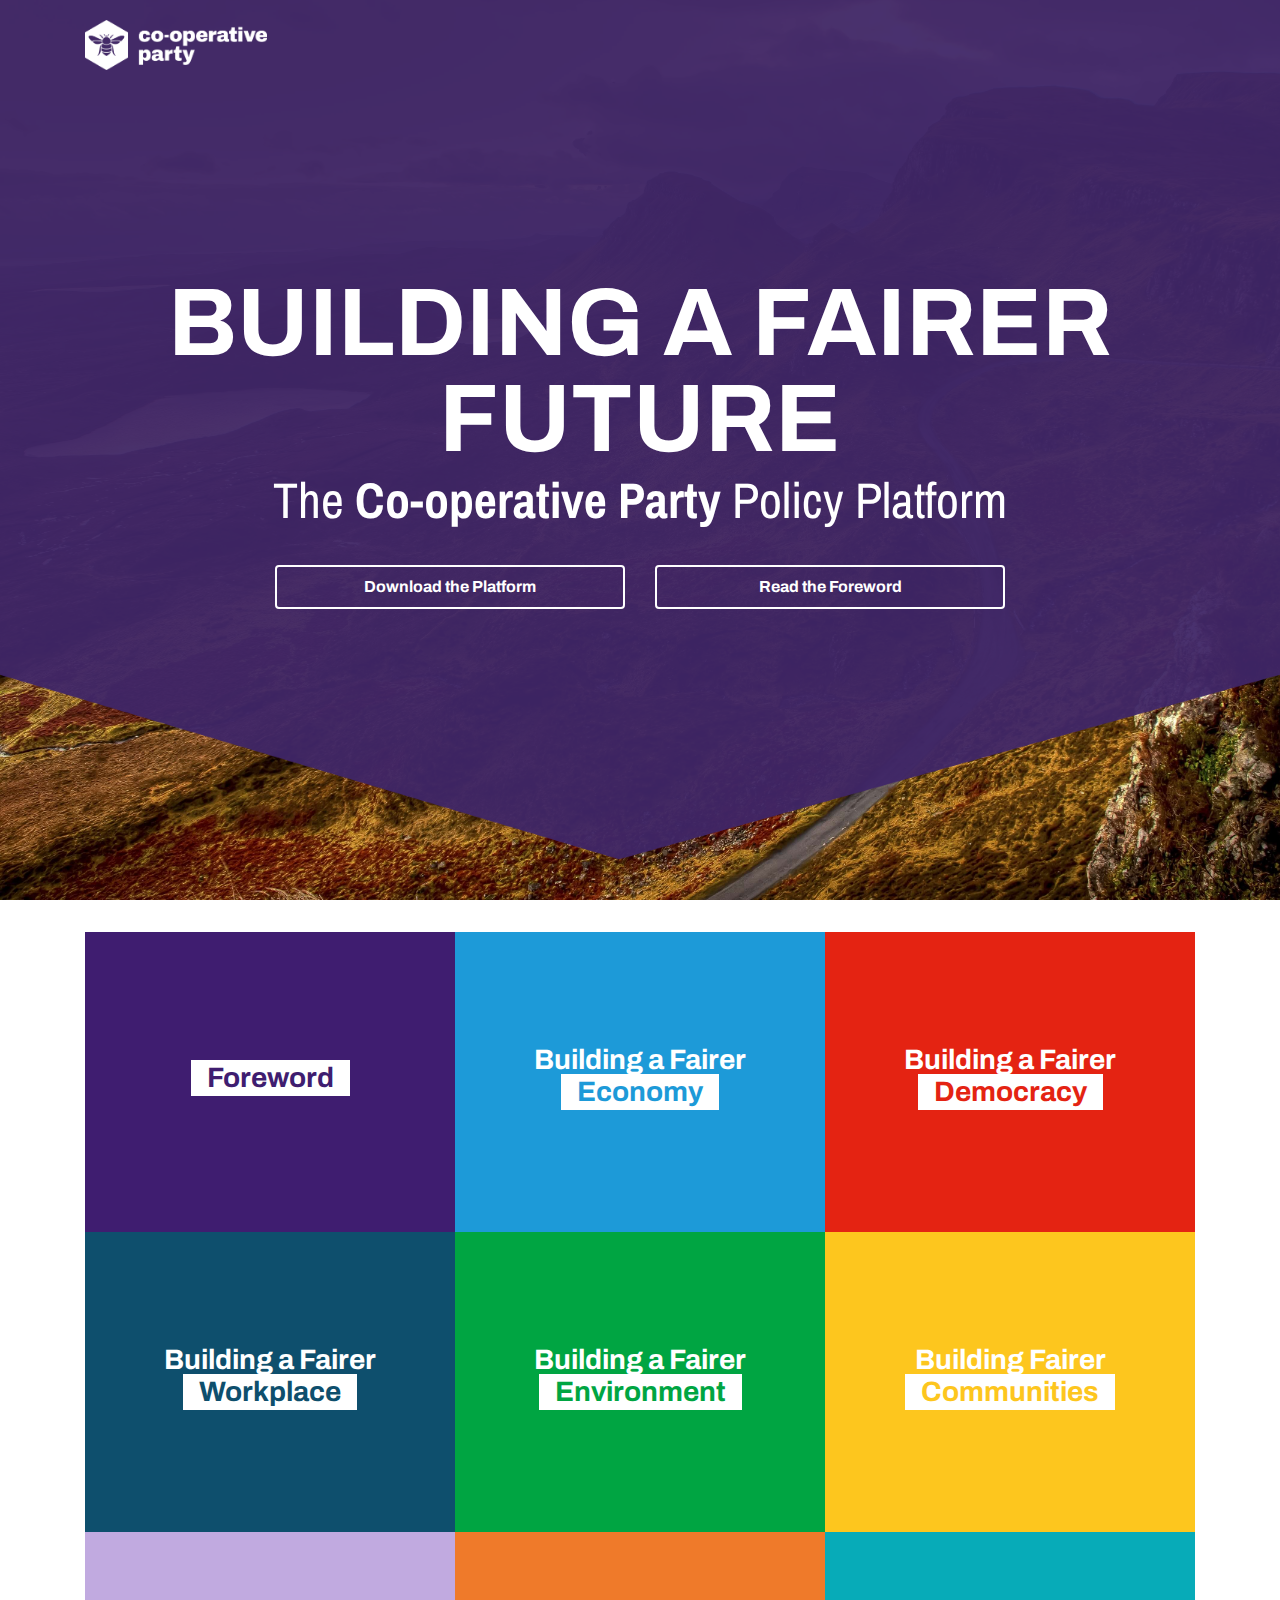
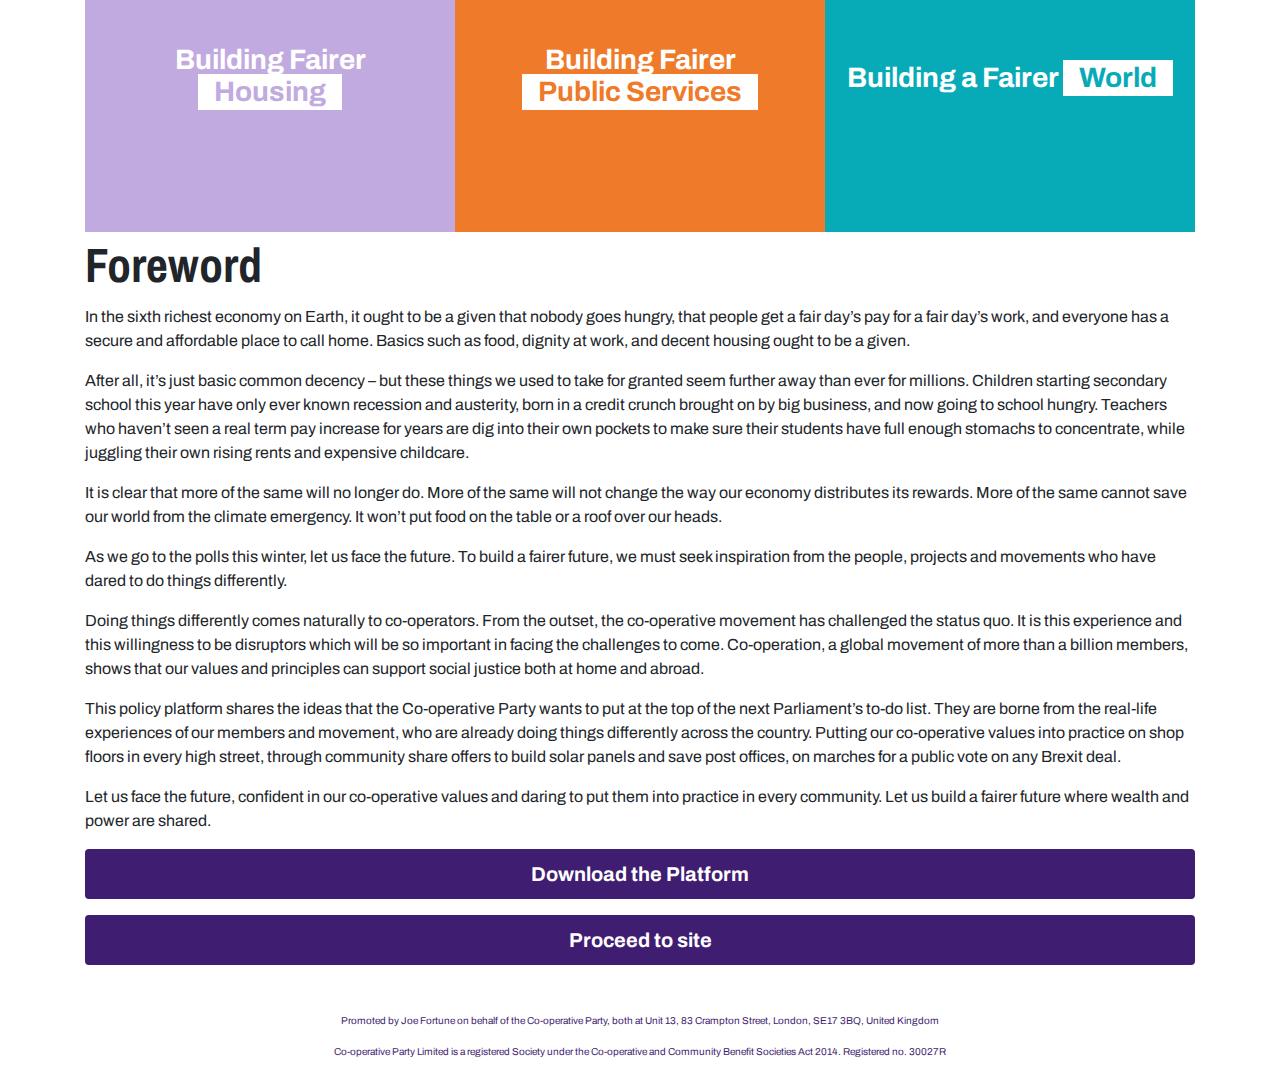
<file: index.html>
<!doctype html>
<html lang="en">

<head>
  <meta charset="utf-8">
  <meta name="viewport" content="width=device-width, initial-scale=1, shrink-to-fit=no">
  <link rel="stylesheet" href="https://stackpath.bootstrapcdn.com/bootstrap/4.3.1/css/bootstrap.min.css"
    integrity="sha384-ggOyR0iXCbMQv3Xipma34MD+dH/1fQ784/j6cY/iJTQUOhcWr7x9JvoRxT2MZw1T" crossorigin="anonymous">
  <link
    href="https://fonts.googleapis.com/css?family=Archivo+Black|Archivo+Narrow:400,400i,500,500i,600,600i,700,700i|Archivo:400,400i,500,500i,600,600i,700,700i&display=swap"
    rel="stylesheet">
  <link href="style.css" rel="stylesheet">
  <title>Co-operative Party</title>
</head>

<body>
  <header>
    <div class="container">
      <div class="row">
        <div class="col">
          <img src="images/logoWhite.png" class="logo">
        </div>
      </div>

    </div>
  </header>
  <div class="slide slide1 darkSlide">
    <div class="container">

      <div class="row">
        <div class="col-sm">
          <h1 class="statementHeading">Building a Fairer Future</h1>
          <h2 class="statementHeading">The <span class="bold">Co-operative Party</span> Policy Platform</h2>
        </div>
      </div>
      <div class="row rowBtn">
          <div class="col-sm-4">
            <a class="btn btnSlide" href="https://party.coop/publication/building-a-fairer-future-the-co-operative-plan-for-britain-2019/">Download the Platform</a>
           
          </div>
          <div class="col-sm-4">
              <a class="btn btnSlide" href="#foreword">Read the Foreword</a>
             
            </div>
        </div>
    </div>
  </div>
  <div class="slide slide2 slideContents" id="contents">

    <div class="container">
    
      <div class="row">
        <div class="col-sm contentsFlex">

          <div class="contentsBox boxForeword">
            <h3 class="headingforeword"><span class="boxHighlight">Foreword</span></h3>
            </h3>
          </div>
       

          <div class="contentsBox boxEconomy">
              <h3 class="headingeconomy">Building a Fairer <span class="boxHighlight">Economy</span></h3>
            </h3>
          </div>



          <div class="contentsBox boxDemocracy">
              <h3 class="headingdemocracy">Building a Fairer <span class="boxHighlight">Democracy</span></h3>
          </div>

        </div>
      </div>
      <div class="row">
        <div class="col-sm contentsFlex">

          <div class="contentsBox boxWorkplace">
              <h3 class="headingworkplace">Building a Fairer <span class="boxHighlight">Workplace</span></h3>
          </div>

          <div class="contentsBox boxEnvironment">
              <h3 class="headingenvironment">Building a Fairer <span class="boxHighlight">Environment</span></h3>
          </div>

          <div class="contentsBox boxCommunities">
              <h3 class="headingcommunities">Building Fairer <span class="boxHighlight">Communities</span></h3>
          </div>


        </div>
      </div>

      <div class="row">
        <div class="col-sm contentsFlex">

          <div class="contentsBox boxHousing">
              <h3 class="headinghousing">Building Fairer <span class="boxHighlight">Housing</span></h3>
          </div>

          <div class="contentsBox boxPublic">
              <h3 class="headingpublic">Building Fairer <span class="boxHighlight">Public Services</span></h3>
          </div>

          <div class="contentsBox boxWorld">
              <h3 class="headingworld">Building a Fairer <span class="boxHighlight">World</span></h3>
          </div>


        </div>
      </div>
      <div class="row" id="foreword">
          <div class="col-sm">
            <h2 class="slideTitle">Foreword</h2>
            <p>In the sixth richest economy on Earth, it ought to be a given that nobody goes hungry, that people get a
                fair day’s pay for a fair day’s work, and everyone has a secure and affordable place to call home. Basics
                such as food, dignity at work, and decent housing ought to be a given.
              </p>
              <p>After all, it’s just basic common decency – but these things we used to take for granted seem further away
                than ever for millions. Children starting secondary school this year have only ever known recession and
                austerity, born in a credit crunch brought on by big business, and now going to school hungry. Teachers who
                haven’t seen a real term pay increase for years are dig into their own pockets to make sure their students
                have full enough stomachs to concentrate, while juggling their own rising rents and expensive childcare.
              </p>
              <p> It is clear that more of the same will no longer do. More of the same will not change the way our economy
                distributes its rewards. More of the same cannot save our world from the climate emergency. It won’t put
                food on the table or a roof over our heads.
              </p>
              <p> As we go to the polls this winter, let us face the future. To build a fairer future, we must seek
                inspiration from the people, projects and movements who have dared to do things differently.
              </p>
              <p>Doing things differently comes naturally to co-operators. From the outset, the co-operative movement has
                challenged the status quo. It is this experience and this willingness to be disruptors which will be so
                important in facing the challenges to come. Co-operation, a global movement of more than a billion members,
                shows that our values and principles can support social justice both at home and abroad.
              </p>
              <p>This policy platform shares the ideas that the Co-operative Party wants to put at the top of the next
                Parliament’s to-do list. They are borne from the real-life experiences of our members and movement, who are
                already doing things differently across the country. Putting our co-operative values into practice on shop
                floors in every high street, through community share offers to build solar panels and save post offices, on
                marches for a public vote on any Brexit deal.
              </p>
              <p>Let us face the future, confident in our co-operative values and daring to put them into practice in every
                community. Let us build a fairer future where wealth and power are shared.
              </p>
              <a class="btn btnSlide btnForeword" href="https://party.coop/publication/building-a-fairer-future-the-co-operative-plan-for-britain-2019/">Download the Platform</a>
              <a class="btn btnSlide btnForeword" href="https://party.coop/ge2019">Proceed to site</a>
             
          </div>
        </div>

    </div>

  </div>

  <footer>
    <div class="container">
      <div class="row">
        <div class="col-sm">
            <p>Promoted by Joe Fortune on behalf of the Co-operative Party, both at Unit 13, 83 Crampton Street, London, SE17 3BQ, United Kingdom
              </p><p>
                  Co-operative Party Limited is a registered Society under the Co-operative and Community Benefit Societies Act 2014. Registered no. 30027R</p>
                </p>
        </div>
      </div>
    </div>
  
      </footer>


  <script src="https://code.jquery.com/jquery-3.4.1.js" integrity="sha256-WpOohJOqMqqyKL9FccASB9O0KwACQJpFTUBLTYOVvVU="
    crossorigin="anonymous"></script>
  </script>
  <script src="https://cdnjs.cloudflare.com/ajax/libs/popper.js/1.14.7/umd/popper.min.js"
    integrity="sha384-UO2eT0CpHqdSJQ6hJty5KVphtPhzWj9WO1clHTMGa3JDZwrnQq4sF86dIHNDz0W1" crossorigin="anonymous">
  </script>
  <script src="https://stackpath.bootstrapcdn.com/bootstrap/4.3.1/js/bootstrap.min.js"
    integrity="sha384-JjSmVgyd0p3pXB1rRibZUAYoIIy6OrQ6VrjIEaFf/nJGzIxFDsf4x0xIM+B07jRM" crossorigin="anonymous">
  </script>
  <script>
    $(".bulletAccordionContainer").click(function () {
      $(this).find(".bulletAccordionP").toggle();
      $(this).find(".aMinus").toggle();
      $(this).find(".aPlus").toggle();
    });
  </script>


</body>

</html>
</file>
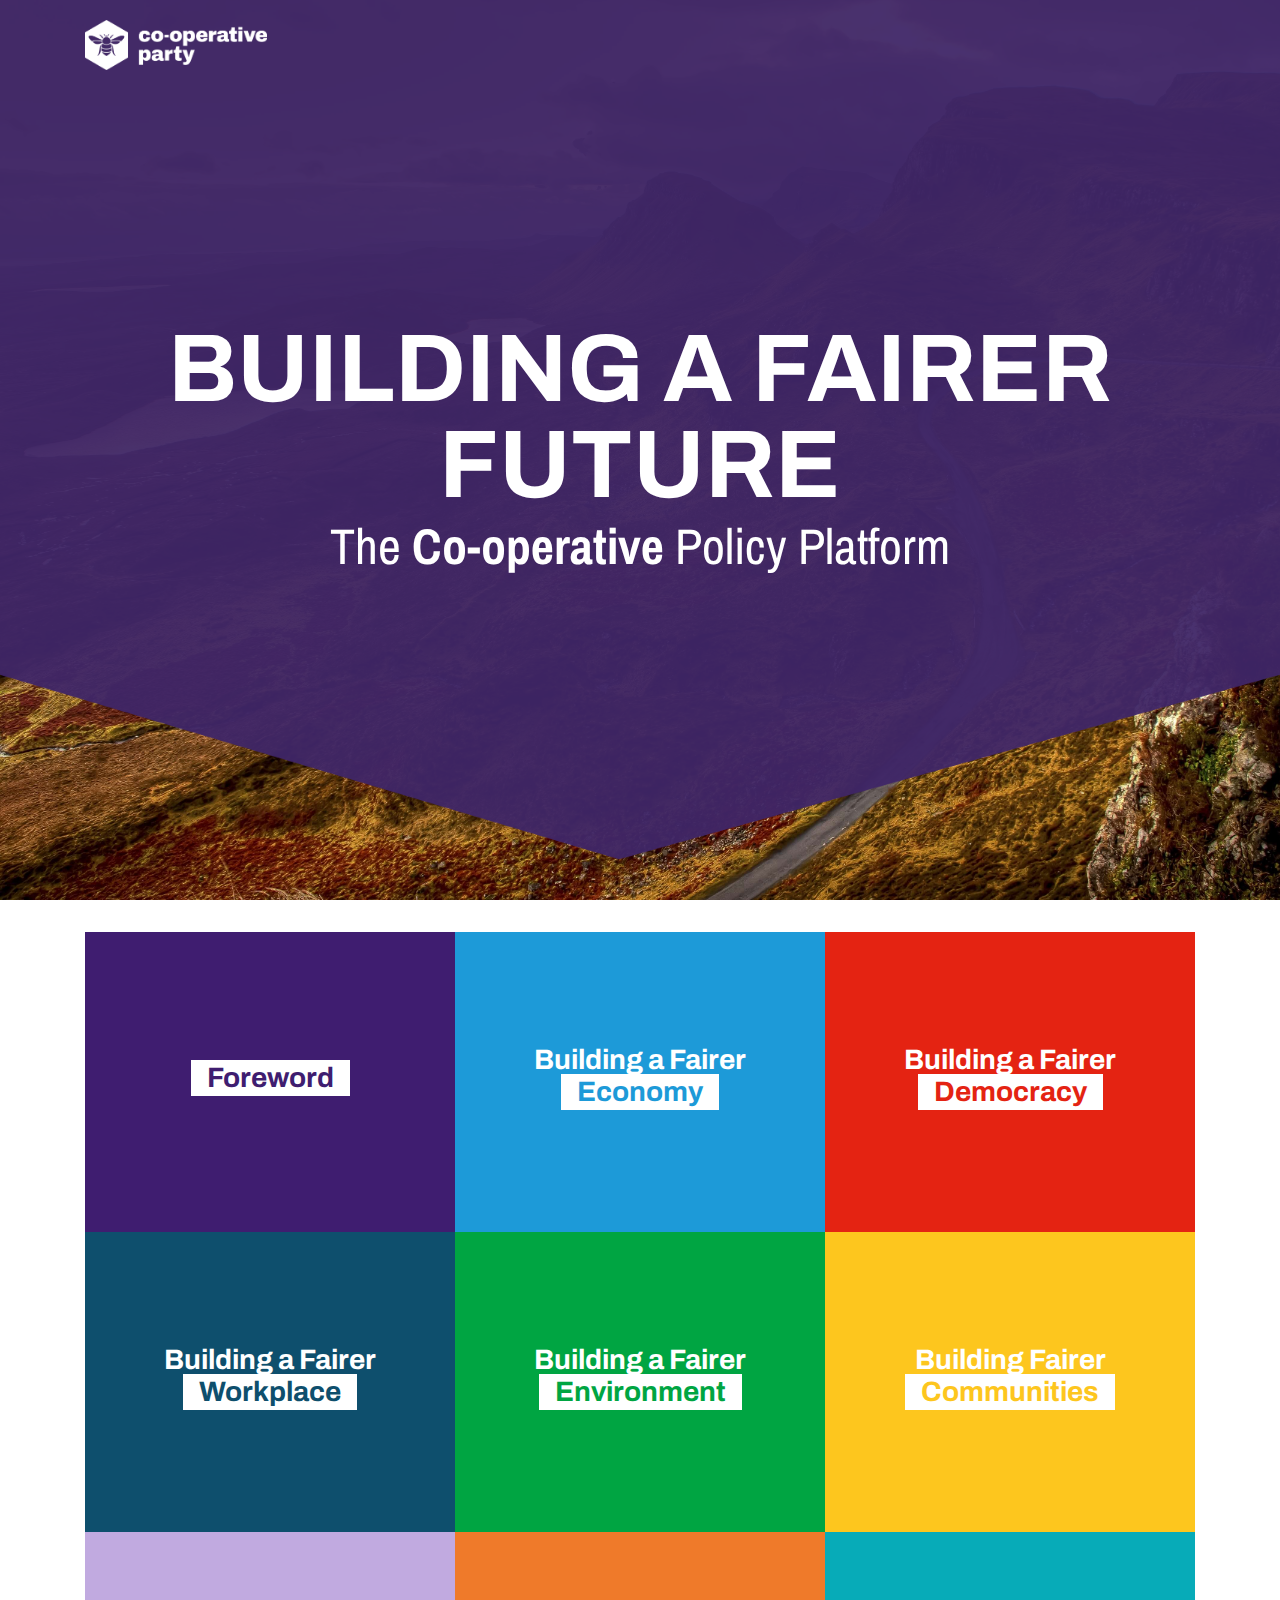
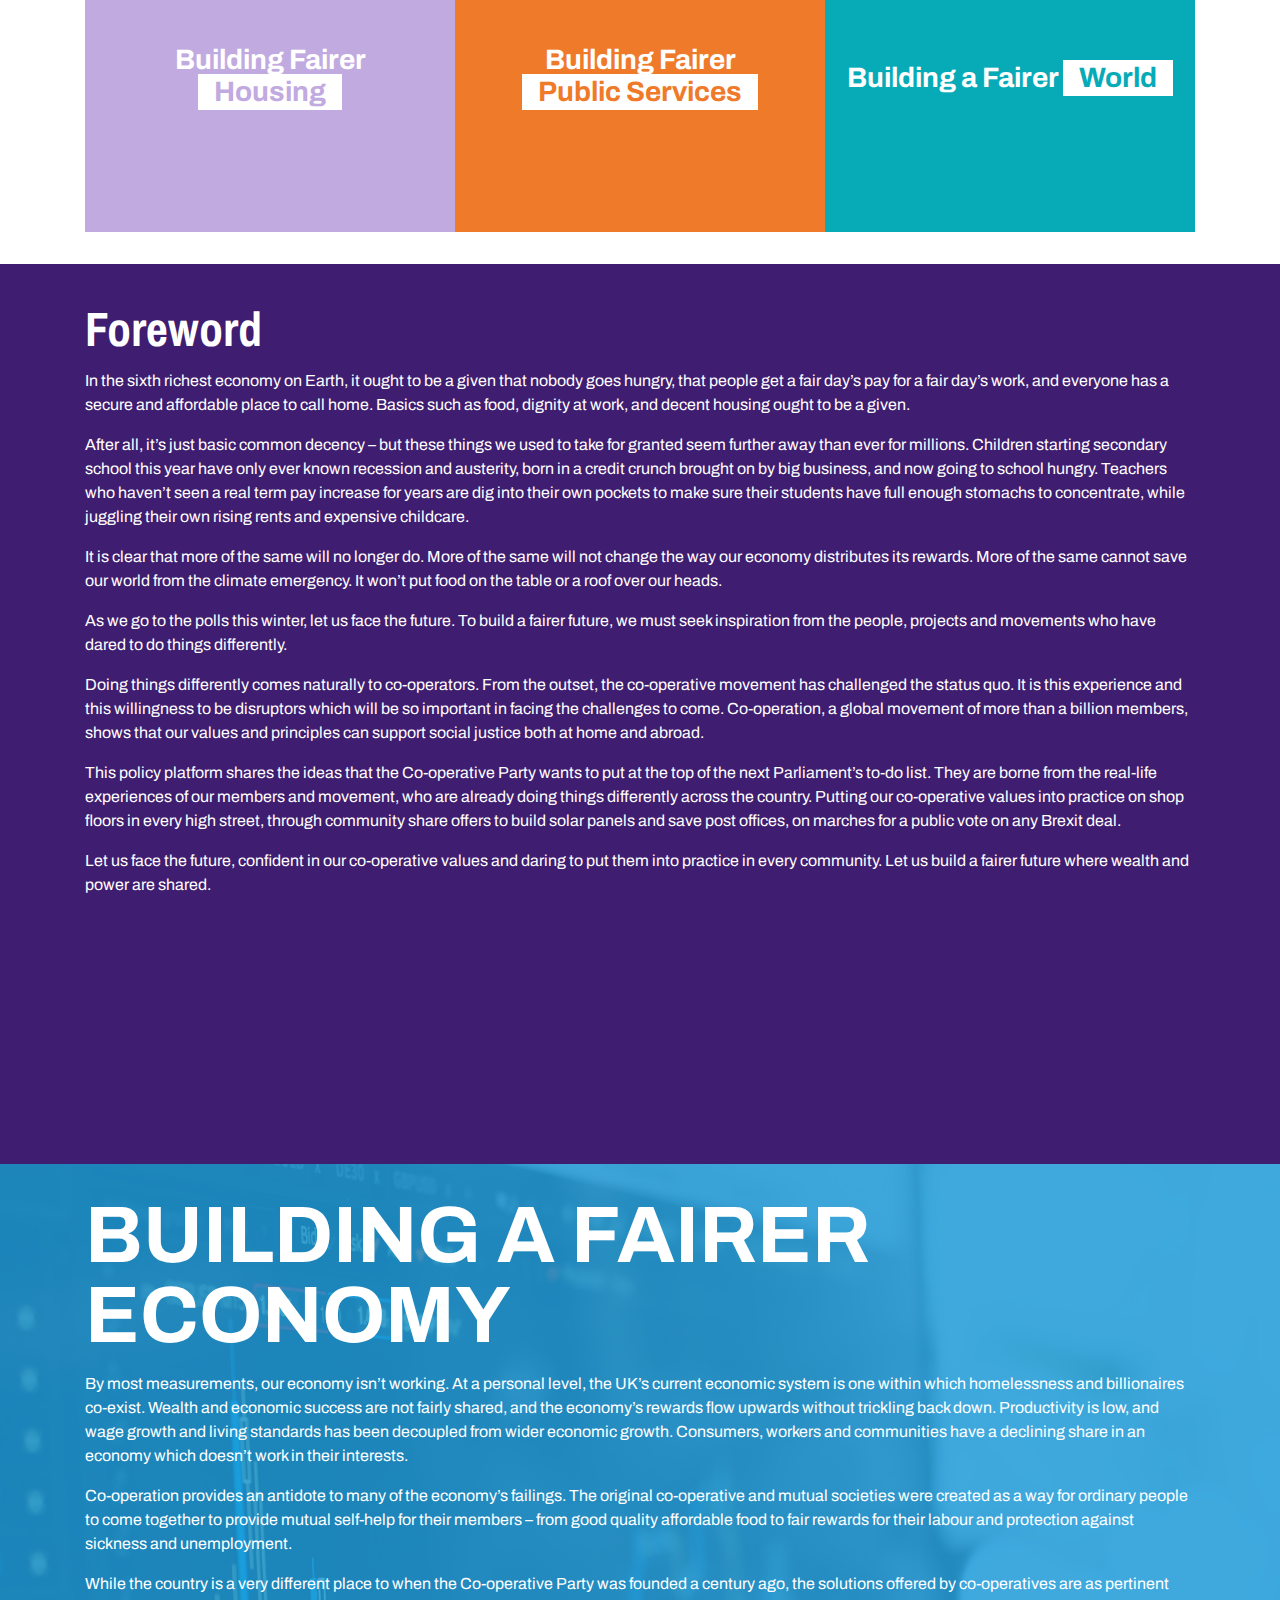
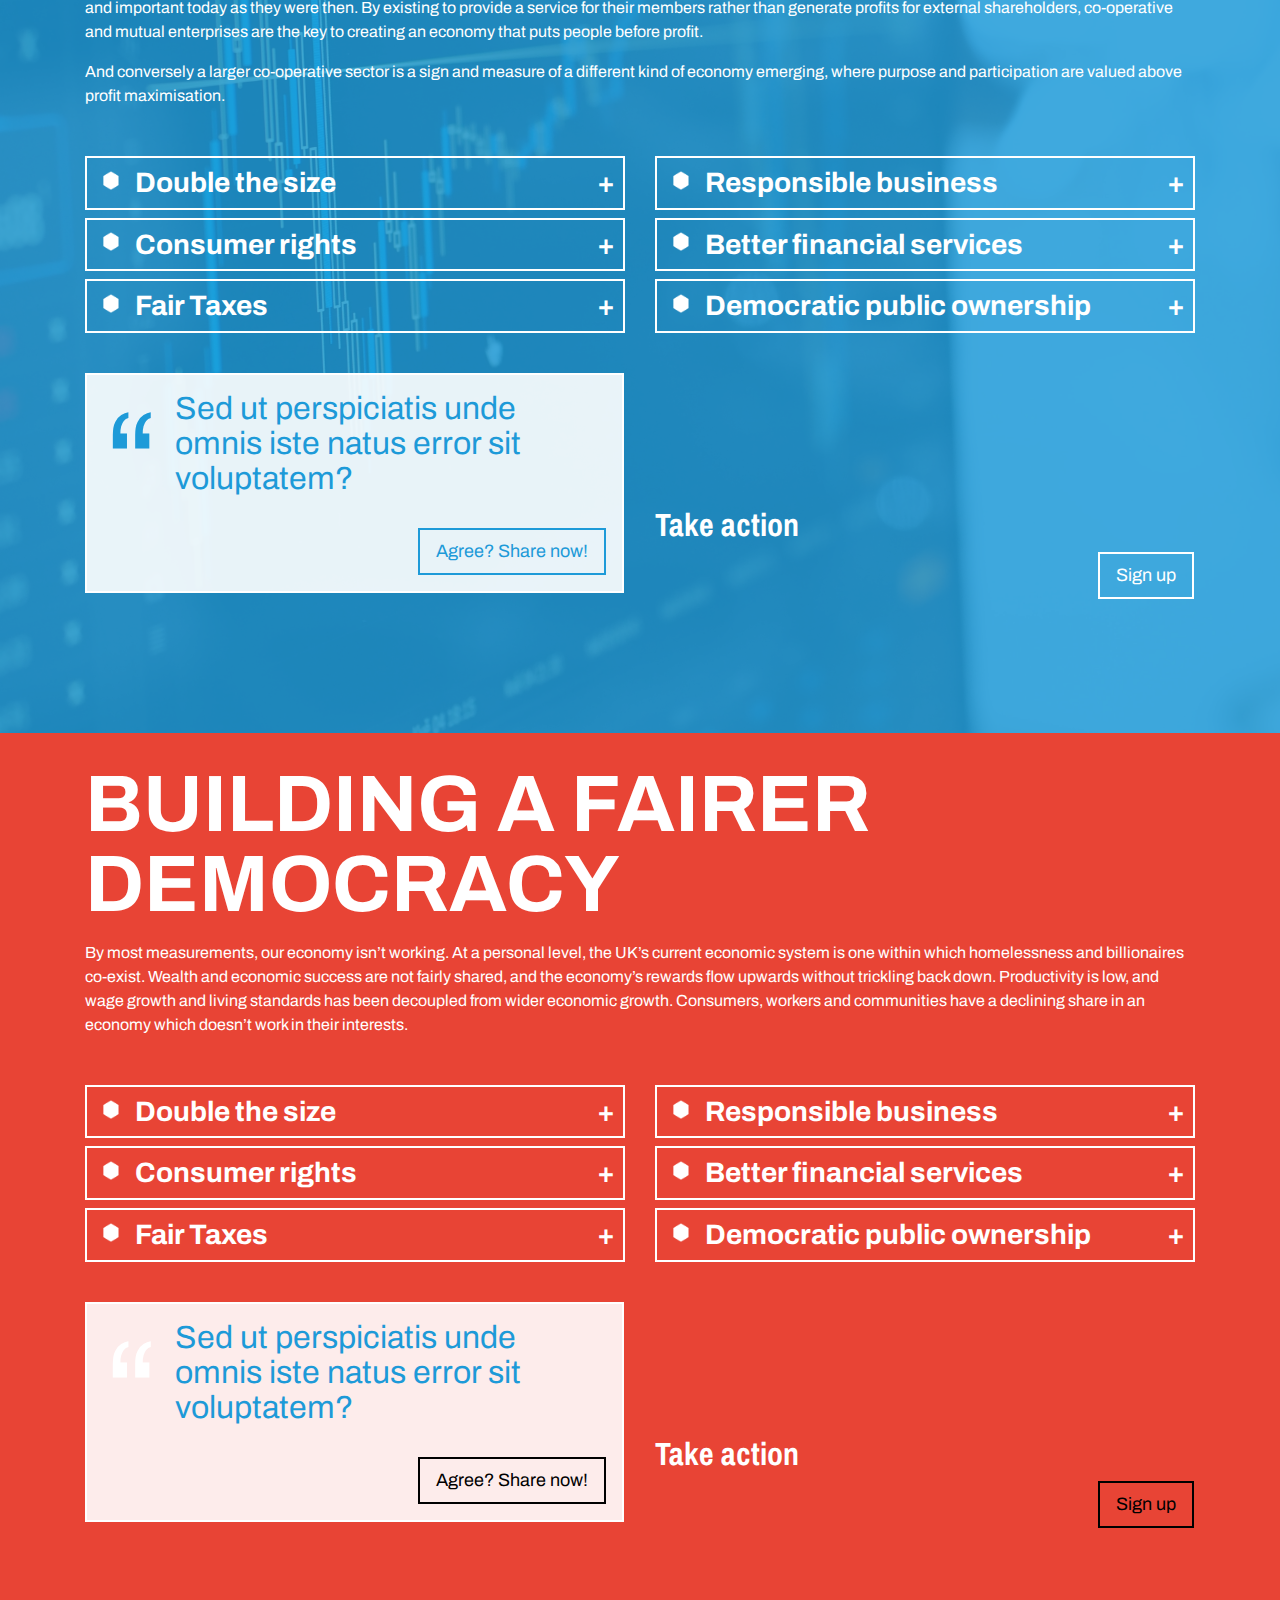
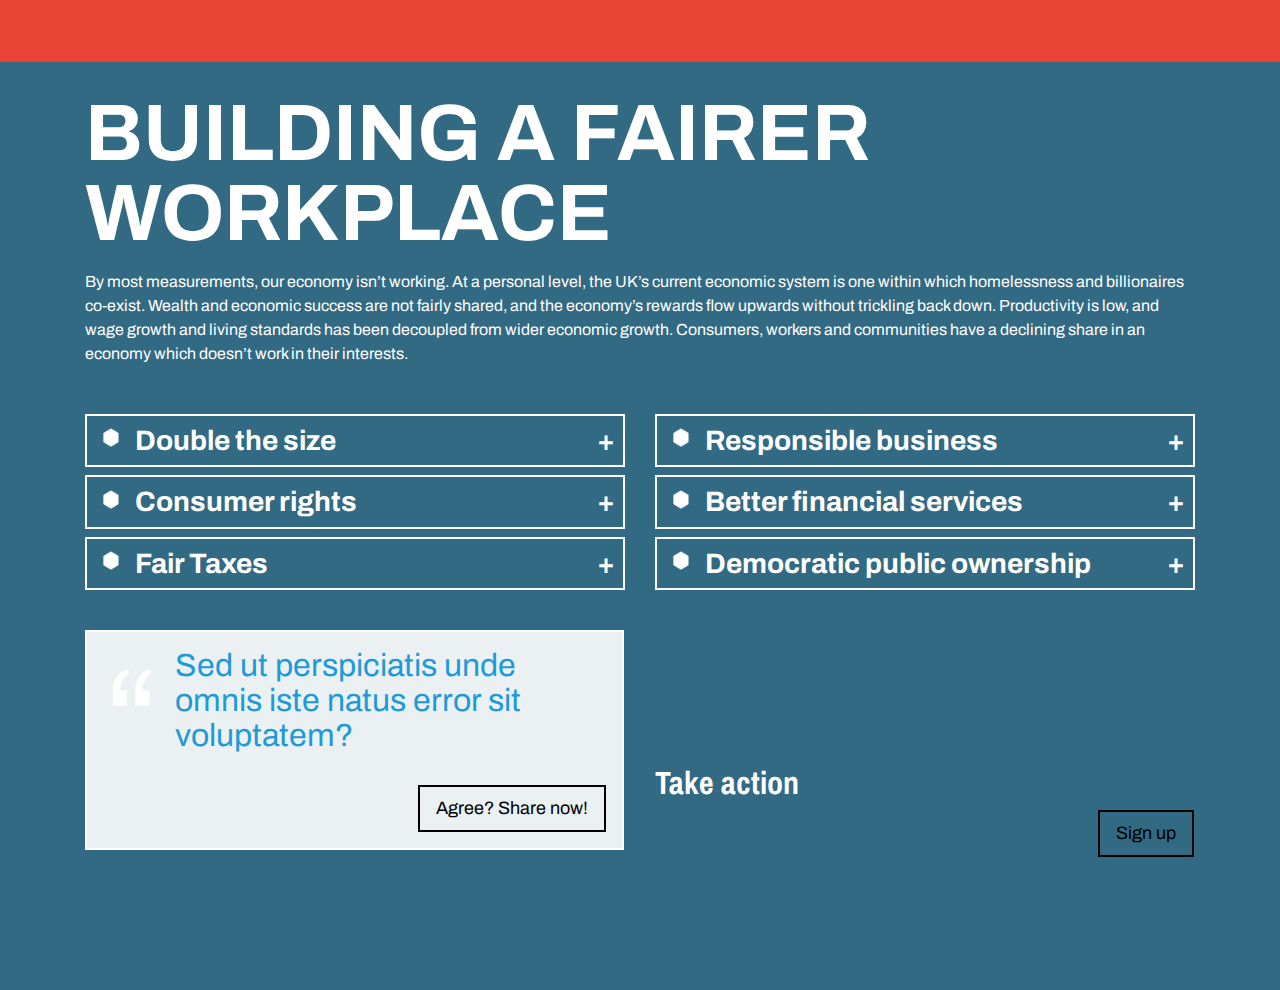
<file: index - Copy.html>
<!doctype html>
<html lang="en">

<head>
  <meta charset="utf-8">
  <meta name="viewport" content="width=device-width, initial-scale=1, shrink-to-fit=no">
  <link rel="stylesheet" href="https://stackpath.bootstrapcdn.com/bootstrap/4.3.1/css/bootstrap.min.css"
    integrity="sha384-ggOyR0iXCbMQv3Xipma34MD+dH/1fQ784/j6cY/iJTQUOhcWr7x9JvoRxT2MZw1T" crossorigin="anonymous">
  <link
    href="https://fonts.googleapis.com/css?family=Archivo+Black|Archivo+Narrow:400,400i,500,500i,600,600i,700,700i|Archivo:400,400i,500,500i,600,600i,700,700i&display=swap"
    rel="stylesheet">
  <link href="style.css" rel="stylesheet">
  <title>Co-operative Party Policy Platform</title>
</head>

<body>
  <header>
    <div class="container">
      <div class="row">
        <div class="col">
          <img src="images/logoWhite.png" class="logo">
        </div>
      </div>

    </div>
  </header>
  <div class="slide slide1 darkSlide">
    <div class="container">
      <div class="row">
        <div class="col-sm">
          <h1 class="statementHeading">Building a Fairer Future</h1>
          <h2 class="statementHeading">The <span class="bold">Co-operative</span> Policy Platform</h2>
        </div>
      </div>
    </div>
  </div>
  <div class="slide slide2 slideContents">

    <div class="container">
      <div class="row">
        <div class="col-sm contentsFlex">

          <div class="contentsBox boxForeword">
            <h3><a href="#foreword"><span class="boxHighlight">Foreword</span></a>
            </h3>
          </div>
       

          <div class="contentsBox boxEconomy">
              <h3><a href="#economy">Building a Fairer <span class="boxHighlight">Economy</span></a>
            </h3>
          </div>



          <div class="contentsBox boxDemocracy">
              <h3><a href="#democracy">Building a Fairer <span class="boxHighlight">Democracy</span></h3></a>
          </div>

        </div>
      </div>
      <div class="row">
        <div class="col-sm contentsFlex">

          <div class="contentsBox boxWorkplace">
              <h3><a href="#workplace">Building a Fairer <span class="boxHighlight">Workplace</span></h3></a>
          </div>

          <div class="contentsBox boxEnvironment">
              <h3><a href="#environment">Building a Fairer <span class="boxHighlight">Environment</span></h3></a>
          </div>

          <div class="contentsBox boxCommunities">
              <h3><a href="#communities">Building Fairer <span class="boxHighlight">Communities</span></h3></a>
          </div>


        </div>
      </div>

      <div class="row">
        <div class="col-sm contentsFlex">

          <div class="contentsBox boxHousing">
              <h3><a href="#housing">Building Fairer <span class="boxHighlight">Housing</span></h3></a>
          </div>

          <div class="contentsBox boxPublic">
              <h3><a href="#public">Building Fairer <span class="boxHighlight">Public Services</span></h3></a>
          </div>

          <div class="contentsBox boxWorld">
              <h3><a href="#world">Building a Fairer <span class="boxHighlight">World</span></h3></a>
          </div>


        </div>
      </div>


    </div>

  </div>

  <div class="slide slide3 slideForeword darkSlide" id="foreword">

    <div class="container">
      <div class="row">
        <div class="col-sm">
          <h2 class="slideTitle">Foreword</h2>
          <p>In the sixth richest economy on Earth, it ought to be a given that nobody goes hungry, that people get a
              fair day’s pay for a fair day’s work, and everyone has a secure and affordable place to call home. Basics
              such as food, dignity at work, and decent housing ought to be a given.
            </p>
            <p>After all, it’s just basic common decency – but these things we used to take for granted seem further away
              than ever for millions. Children starting secondary school this year have only ever known recession and
              austerity, born in a credit crunch brought on by big business, and now going to school hungry. Teachers who
              haven’t seen a real term pay increase for years are dig into their own pockets to make sure their students
              have full enough stomachs to concentrate, while juggling their own rising rents and expensive childcare.
            </p>
            <p> It is clear that more of the same will no longer do. More of the same will not change the way our economy
              distributes its rewards. More of the same cannot save our world from the climate emergency. It won’t put
              food on the table or a roof over our heads.
            </p>
            <p> As we go to the polls this winter, let us face the future. To build a fairer future, we must seek
              inspiration from the people, projects and movements who have dared to do things differently.
            </p>
            <p>Doing things differently comes naturally to co-operators. From the outset, the co-operative movement has
              challenged the status quo. It is this experience and this willingness to be disruptors which will be so
              important in facing the challenges to come. Co-operation, a global movement of more than a billion members,
              shows that our values and principles can support social justice both at home and abroad.
            </p>
            <p>This policy platform shares the ideas that the Co-operative Party wants to put at the top of the next
              Parliament’s to-do list. They are borne from the real-life experiences of our members and movement, who are
              already doing things differently across the country. Putting our co-operative values into practice on shop
              floors in every high street, through community share offers to build solar panels and save post offices, on
              marches for a public vote on any Brexit deal.
            </p>
            <p>Let us face the future, confident in our co-operative values and daring to put them into practice in every
              community. Let us build a fairer future where wealth and power are shared.
            </p>
        </div>
      </div>
    </div>
  </div>
  <div class="slide slide4 slideBuilding slideEconomy darkSlide" id="economy">

    <div class="container">
      <div class="row rowOne">
        <div class="col-sm">
          <h2 class="slideTitle">Building a Fairer Economy</h2>

       

          <div class="buildingIntro">
              <p>By most measurements, our economy isn’t working. At a personal level, the UK’s current economic system is one within which homelessness and billionaires co-exist. Wealth and economic success are not fairly shared, and the economy’s rewards flow upwards without trickling back down. Productivity is low, and wage growth and living standards has been decoupled from wider economic growth. Consumers, workers and communities have a declining share in an economy which doesn’t work in their interests. &nbsp;</p>
              <p>Co-operation provides an antidote to many of the economy’s failings. The original co-operative and mutual societies were created as a way for ordinary people to come together to provide mutual self-help for their members – from good quality affordable food to fair rewards for their labour and protection against sickness and unemployment.</p>
              <p>While the country is a very different place to when the Co‑operative Party was founded a century ago, the solutions offered by co‑operatives are as pertinent and important today as they were then. By existing to provide a service for their members rather than generate profits for external shareholders, co-operative and mutual enterprises are the key to creating an economy that puts people before profit.</p>
              <p>And conversely a larger co‑operative sector is a sign and measure of a different kind of economy emerging, where purpose and participation are valued above profit maximisation.</p>          

          </div>
        </div>
      </div>

      <div class="row rowTwo">
        <div class="col-sm">
          <div class="bulletAccordionContainer">
            <div class="bulletAccordionH">
              <h3>Double the size <span class="aPlus">+</span><span class="aMinus">-</span></h3>
            </div>
            <div class="bulletAccordionP">
                <p>With values and principles at its heart, co-operative enterprise is the fairest way to do business – democratic organisations with a social purpose, operating in the interests of their members and wider communities, and sharing the dividends of success fairly.</p>
                <p>Economies characterised by a larger co‑operative sector are more equitable, productive and accountable, with a narrower gap between the rich and poor. Instead of wealth being concentrated in the hands of a small percentage at the top, co-operative economies have a wider ownership base. In communities like Emilia Romagna in Italy, co-operative enterprises generate close to 40% of GDP in the province resulting in the lowest socio-economic inequality of any region in Europe.</p>
                <p>In contrast, the UK’s economy is skewed to the interests of private business. Co-operative growth and expansion are hindered by a legislative and regulatory framework that is designed for privately-owned businesses. Despite the success of member finance and community share offers in financing community energy, co‑operative pubs and other projects and enterprises, co-operatives’ unique structure means they are often excluded from traditional investment methods. This unequal playing field places the sector at a competitive disadvantage and makes it easier for new enterprises to adopt conventional business models.</p>
                <p>It is testament, therefore, to the resilience of co-operatives that the sector is worth £37.7 billion to the economy each year – despite this hostile economic environment which creates barriers to further co-operation.</p>
            </div>
          </div>
          <div class="bulletAccordionContainer">
            <div class="bulletAccordionH">
              <h3>Consumer rights <span class="aPlus">+</span><span class="aMinus">-</span></h3>
            </div>
            <div class="bulletAccordionP">
              <p>Text here.</p>
            </div>
          </div>
          <div class="bulletAccordionContainer">
            <div class="bulletAccordionH">
              <h3>Fair Taxes <span class="aPlus">+</span><span class="aMinus">-</span></h3>
            </div>
            <div class="bulletAccordionP">
              <p>Text here.</p>
            </div>
          </div>
        </div>
        <div class="col-sm">

          <div class="bulletAccordionContainer">
            <div class="bulletAccordionH">
              <h3>Responsible business <span class="aPlus">+</span><span class="aMinus">-</span></h3>
            </div>
            <div class="bulletAccordionP">
              <p>Text here.</p>
            </div>
          </div>
          <div class="bulletAccordionContainer">
            <div class="bulletAccordionH">
              <h3>Better financial services <span class="aPlus">+</span><span class="aMinus">-</span></h3>
            </div>
            <div class="bulletAccordionP">
              <p>Text here.</p>
            </div>
          </div>
          <div class="bulletAccordionContainer">
            <div class="bulletAccordionH">
              <h3>Democratic public ownership <span class="aPlus">+</span><span class="aMinus">-</span></h3>
            </div>
            <div class="bulletAccordionP">
              <p>Text here.</p>
            </div>
          </div>

        </div>
      </div>

    </div>

    <div class="container">
      <div class="row rowThree">
        <div class="col-sm colBox">
          <div class="colBigQuote">
            <blockquote>
              <p>Sed ut perspiciatis unde omnis iste natus error sit voluptatem?</p>

            </blockquote>
            <button>Agree? Share now!</button>
          </div>
        </div>
        <div class="col-sm colAsk">
          <div class="askWrap">
            <h2>Take action</h2>
            <button>Sign up</button>
          </div>
        </div>
      </div>
    </div>
  </div>
  </div>

  <div class="slide slide5 slideBuilding slideDemocracy" id="democracy">

    <div class="container">
      <div class="row rowOne">
        <div class="col-sm">
          <h2 class="slideTitle">Building a Fairer Democracy</h2>


          <div class="buildingIntro">
            <p>By most measurements, our economy isn’t working. At a personal level, the UK’s current economic system is
              one within which homelessness and billionaires co-exist. Wealth and economic success are not fairly
              shared, and the economy’s rewards flow upwards without trickling back down. Productivity is low, and wage
              growth and living standards has been decoupled from wider economic growth. Consumers, workers and
              communities have a declining share in an economy which doesn’t work in their interests. </p>

          </div>
        </div>
      </div>

      <div class="row rowTwo">
        <div class="col-sm">
          <div class="bulletAccordionContainer">
            <div class="bulletAccordionH">
              <h3>Double the size <span class="aPlus">+</span><span class="aMinus">-</span></h3>
            </div>
            <div class="bulletAccordionP">
              <p>Text here.</p>
            </div>
          </div>
          <div class="bulletAccordionContainer">
            <div class="bulletAccordionH">
              <h3>Consumer rights <span class="aPlus">+</span><span class="aMinus">-</span></h3>
            </div>
            <div class="bulletAccordionP">
              <p>Text here.</p>
            </div>
          </div>
          <div class="bulletAccordionContainer">
            <div class="bulletAccordionH">
              <h3>Fair Taxes <span class="aPlus">+</span><span class="aMinus">-</span></h3>
            </div>
            <div class="bulletAccordionP">
              <p>Text here.</p>
            </div>
          </div>
        </div>
        <div class="col-sm">

          <div class="bulletAccordionContainer">
            <div class="bulletAccordionH">
              <h3>Responsible business <span class="aPlus">+</span><span class="aMinus">-</span></h3>
            </div>
            <div class="bulletAccordionP">
              <p>Text here.</p>
            </div>
          </div>
          <div class="bulletAccordionContainer">
            <div class="bulletAccordionH">
              <h3>Better financial services <span class="aPlus">+</span><span class="aMinus">-</span></h3>
            </div>
            <div class="bulletAccordionP">
              <p>Text here.</p>
            </div>
          </div>
          <div class="bulletAccordionContainer">
            <div class="bulletAccordionH">
              <h3>Democratic public ownership <span class="aPlus">+</span><span class="aMinus">-</span></h3>
            </div>
            <div class="bulletAccordionP">
              <p>Text here.</p>
            </div>
          </div>

        </div>
      </div>

    </div>

    <div class="container">
      <div class="row rowThree">
        <div class="col-sm colBox">
          <div class="colBigQuote">
            <blockquote>
              <p>Sed ut perspiciatis unde omnis iste natus error sit voluptatem?</p>

            </blockquote>
            <button>Agree? Share now!</button>
          </div>
        </div>
        <div class="col-sm colAsk">
          <div class="askWrap">
            <h2>Take action</h2>
            <button>Sign up</button>
          </div>
        </div>
      </div>
    </div>
  </div>
  </div>

  <div class="slide slide4 slideBuilding slideWorkplace" id="workplace">

    <div class="container">
      <div class="row rowOne">
        <div class="col-sm">
          <h2 class="slideTitle">Building a Fairer Workplace</h2>


          <div class="buildingIntro">
            <p>By most measurements, our economy isn’t working. At a personal level, the UK’s current economic system is
              one within which homelessness and billionaires co-exist. Wealth and economic success are not fairly
              shared, and the economy’s rewards flow upwards without trickling back down. Productivity is low, and wage
              growth and living standards has been decoupled from wider economic growth. Consumers, workers and
              communities have a declining share in an economy which doesn’t work in their interests. </p>

          </div>
        </div>
      </div>

      <div class="row rowTwo">
        <div class="col-sm">
          <div class="bulletAccordionContainer">
            <div class="bulletAccordionH">
              <h3>Double the size <span class="aPlus">+</span><span class="aMinus">-</span></h3>
            </div>
            <div class="bulletAccordionP">
              <p>Text here.</p>
            </div>
          </div>
          <div class="bulletAccordionContainer">
            <div class="bulletAccordionH">
              <h3>Consumer rights <span class="aPlus">+</span><span class="aMinus">-</span></h3>
            </div>
            <div class="bulletAccordionP">
              <p>Text here.</p>
            </div>
          </div>
          <div class="bulletAccordionContainer">
            <div class="bulletAccordionH">
              <h3>Fair Taxes <span class="aPlus">+</span><span class="aMinus">-</span></h3>
            </div>
            <div class="bulletAccordionP">
              <p>Text here.</p>
            </div>
          </div>
        </div>
        <div class="col-sm">

          <div class="bulletAccordionContainer">
            <div class="bulletAccordionH">
              <h3>Responsible business <span class="aPlus">+</span><span class="aMinus">-</span></h3>
            </div>
            <div class="bulletAccordionP">
              <p>Text here.</p>
            </div>
          </div>
          <div class="bulletAccordionContainer">
            <div class="bulletAccordionH">
              <h3>Better financial services <span class="aPlus">+</span><span class="aMinus">-</span></h3>
            </div>
            <div class="bulletAccordionP">
              <p>Text here.</p>
            </div>
          </div>
          <div class="bulletAccordionContainer">
            <div class="bulletAccordionH">
              <h3>Democratic public ownership <span class="aPlus">+</span><span class="aMinus">-</span></h3>
            </div>
            <div class="bulletAccordionP">
              <p>Text here.</p>
            </div>
          </div>

        </div>
      </div>

    </div>

    <div class="container">
      <div class="row rowThree">
        <div class="col-sm colBox">
          <div class="colBigQuote">
            <blockquote>
              <p>Sed ut perspiciatis unde omnis iste natus error sit voluptatem?</p>

            </blockquote>
            <button>Agree? Share now!</button>
          </div>
        </div>
        <div class="col-sm colAsk">
          <div class="askWrap">
            <h2>Take action</h2>
            <button>Sign up</button>
          </div>
        </div>
      </div>
    </div>
  </div>
  </div>

  <script src="https://code.jquery.com/jquery-3.4.1.js" integrity="sha256-WpOohJOqMqqyKL9FccASB9O0KwACQJpFTUBLTYOVvVU="
    crossorigin="anonymous"></script>
  </script>
  <script src="https://cdnjs.cloudflare.com/ajax/libs/popper.js/1.14.7/umd/popper.min.js"
    integrity="sha384-UO2eT0CpHqdSJQ6hJty5KVphtPhzWj9WO1clHTMGa3JDZwrnQq4sF86dIHNDz0W1" crossorigin="anonymous">
  </script>
  <script src="https://stackpath.bootstrapcdn.com/bootstrap/4.3.1/js/bootstrap.min.js"
    integrity="sha384-JjSmVgyd0p3pXB1rRibZUAYoIIy6OrQ6VrjIEaFf/nJGzIxFDsf4x0xIM+B07jRM" crossorigin="anonymous">
  </script>
  <script>
    $(".bulletAccordionContainer").click(function () {
      $(this).find(".bulletAccordionP").toggle();
      $(this).find(".aMinus").toggle();
      $(this).find(".aPlus").toggle();
    });
  </script>


</body>

</html>
</file>
<file: style.css>
body {
    font-family: 'Archivo', sans-serif;
}

/* Typography */

.h1,
h1,
.h2,
h2 {
    font-family: 'Archivo Narrow', sans-serif;
}

.h1,
.h2,
.h3,
.h4,
.h5,
.h6,
h1,
h2,
h3,
h4,
h5,
h6 {
    font-weight: 700;
}

h1.statementHeading {
    text-align: center;
    font-size: 3rem;
    line-height: 1;
    font-family: "Steelfish", "Archivo", sans-serif;
    text-transform: uppercase;
}

h2.statementHeading {
    font-size: 2rem;
    line-height: 1;
    text-align: center;
    font-weight: normal;
}

.bold {
    font-weight: bold;
}

.underline {
    position: relative;
}

.underline:after {
    background-color: #c1aae0;
    content: '';
    display: block;
    left: 0;
    position: absolute;
    width: 100%;
    z-index: -1;
    bottom: 0px;
    height: 10px;
}

.highlight {
    /* color: #c1aae0;
    color: #00b052; */
    color: #ffc431;
    /* color: #00b0b9;
    color: #009CDE; */
}

.bulletAccordionContainer {
    margin-bottom: 0.5rem;
}

.bulletAccordionContainer h3:before {
    background-image: url(images/WhiteHex.png);
    width: 1rem;
    background-size: 100%;
    background-position: center center;
    background-repeat: no-repeat;
    height: 28px;
    clear: both;
    content: '';
    position: absolute;
    left: 1rem;
    z-index: 999;
}

.bulletAccordionContainer h3 {
    position: relative;
    border: 2px solid white;
    padding: 0.5rem;
    padding-left: 3rem;
    margin: 0;
}


.bulletAccordionP {
    display: none;
    border: 2px solid white;
    padding: 0.5rem;
    border-top: 0;
}

.aPlus,
.aMinus {
    float: right;
}

.aPlus {
    display: inline;

}

.aMinus {
    display: none;
}

/* .bigQuote:before {
    display: block;
    content: '“';
    font-size: 5rem;
    line-height: 1;
    margin: 0;
    height: 2rem;
    top: 0;
    left: 0;
    height: 2rem;
    position: absolute;
}

.bigQuote:after {
    display: block;
    text-align: right;
    content: '„';
    font-size: 5rem;
    line-height: 1;
    bottom: 3rem;
    height: 2rem;
    position: absolute;
    right: 0;
    border: 0;
} */

.bigQuote {
    font-size: 2rem;
}

blockquote {
    font-size: 2rem;
    line-height: normal;
    padding-left: 72px;
    margin: 0 0 1rem 0;
    position: relative;
    vertical-align: super;
    z-index: 0;
    overflow: hidden;
}

blockquote::before {
    color: white;
    content: "\201C";
    font-size: 9rem;
    left: 0;
    position: absolute;
    top: 0;
    line-height: 1;
}

blockquote span {
    display: block;
    font-size: 1.5rem;
    margin-top: .5rem;
}

.slideBuilding button {
    border: 2px solid black;
    padding: 0.5rem 1rem;
    font-size: 1.125rem;
    background: transparent;
}

.slideBuilding.darkSlide button {
    border-color: white;
    color: white;
}

.slideBuilding.darkSlide.slideEconomy .colBigQuote button {
    color: #1d9ad8;
    border-color: #1d9ad8;
}

.slideEconomy blockquote::before {
    color: #1d9ad8;
}

/* Header */

header {
    padding: 20px 0 10px 0;
    position: absolute;
    top: 0;
    z-index: 999;
    width: 100%;
}

img.logo {
    max-height: 50px;
}

.headerColor {
    background: #3f1d70;
}

.slideBuilding .slideTitle {
    font-size: 5rem;
    line-height: 1;
    font-family: "Steelfish", "Archivo", sans-serif;
    text-transform: uppercase;
    margin-bottom: 1rem;
}

/* Slide */

.slide {
    min-height: 100vh;
    position: relative;
    display: flex;
    padding: 2rem 0;
}

.darkSlide {
    background: #3f1d70;
    color: white;
}

.photoSlide:before {
    content: '';
    position: absolute;
    top: 0;
    right: 0;
    bottom: 0;
    left: 0;
    background: -moz-linear-gradient(top, rgba(0, 0, 0, 1) 0%, rgba(0, 0, 0, 0.25) 100%);
    background: -webkit-linear-gradient(top, rgba(0, 0, 0, 1) 0%, rgba(0, 0, 0, 0.25) 100%);
    background: linear-gradient(to bottom, rgba(0, 0, 0, 1) 0%, rgba(0, 0, 0, 0.25) 100%);
    opacity: 1;

}

.photoSlide {
    background: url(images/parl.jpg) center center;
    background-size: cover;
    color: white;
}

.slide1 {
    background-image: url(images/mountain-background.jpg);
    background-size: cover;
    align-content: center;
    align-items: center;
    align-self: center;
}

.slide1:before {
    content: '';
    position: absolute;
    top: 0;
    right: 0;
    bottom: 0;
    left: 0;
    opacity: 0.95;
    background-image: url(images/ShapePurplePoint.png);
    background-size: 100% 100%;
}

.slideEconomy {
    background: url(images/Economy.jpg);
    background-size: cover;
    background-position: center;
}

.slideEconomy:before {
    opacity: 0.85;
    position: absolute;
    top: 0;
    bottom: 0;
    left: 0;
    right: 0;
    background-color: #1d9ad8;
    content: "";
    display: block;
    background-size: 100%;
}

.rowOne {
    margin-bottom: 2rem;
}

.rowTwo {
    margin-bottom: 2rem;
}

.rowThree {
    min-height: 40vh;
}

.slideBuilding {
    flex-direction: column;
    padding-bottom: 0;
}

.slideForeword {
    background-color: #3f1d70;
}

.colBigQuote {
    z-index: 999;
}

.colBigQuote {
    background: rgba(255, 255, 255, 0.9);
    color: #1d9ad8;
    border: 2px solid white;
    text-align: right;
}

.colBigQuote blockquote {
    text-align: left;
}

.colAsk,
.colBigQuote {
    padding: 1rem;
}

.slideEconomy .colBigImage {
    position: relative;
    background-image: url(images/parl.jpg);
    background-size: cover;
    background-position: center center;
    display: flex;
    flex-direction: row;
    align-items: center;
}

.colAsk {
    display: flex;
    flex-direction: row;
    align-items: center;
}

.askWrap {
    width: 100%;
}

.colAsk button {
    float: right;
}

.slideEconomy .colBigImage:before {
    content: '';
    position: absolute;
    top: 0;
    right: 0;
    bottom: 0;
    left: 0;
    background: -moz-linear-gradient(top, rgba(0, 0, 0, 1) 0%, rgba(0, 0, 0, 0.25) 100%);
    background: -webkit-linear-gradient(top, rgba(0, 0, 0, 1) 0%, rgba(0, 0, 0, 0.25) 100%);
    background: linear-gradient(to bottom, rgba(0, 0, 0, 1) 0%, rgba(0, 0, 0, 0.25) 100%);
    opacity: 1;
}

/* Visuals */

.col-tri {
    background: url(images/pioneers.jpg) center center;
    background-size: cover;
    clip-path: polygon(100% 50%, 0% 0%, 0% 100%);
    transition: 0.4s cubic-bezier(1, -1, 0, 1);
    padding: 0;
    min-height: 300px;
    color: white;
    position: relative;
    align-items: center;
    display: flex;
    padding: 1rem;
}

.col-tri:before {
    content: '';
    position: absolute;
    top: 0;
    right: 0;
    bottom: 0;
    left: 0;
    background: -moz-linear-gradient(top, rgba(0, 0, 0, 1) 0%, rgba(0, 0, 0, 0.25) 100%);
    background: -webkit-linear-gradient(top, rgba(0, 0, 0, 1) 0%, rgba(0, 0, 0, 0.25) 100%);
    background: linear-gradient(to bottom, rgba(0, 0, 0, 1) 0%, rgba(0, 0, 0, 0.25) 100%);
    opacity: 1;
    z-index: -1;
}

/* Form styling */

form ul {
    margin: 0;
    padding: 0;
}

form li {
    list-style: none;
}

#field_248_5 {
    display: none;
}

.hidden_sub_label {
    display: none;
}

/* Contents */

.contentsFlex {
    display: flex;
}

.contentsBox {
    padding: 1rem;
    text-align: center;
    margin: 0rem;
    flex: 1;
    display: flex;
    justify-content: center;
    align-content: center;
    align-items: center;
    transition: 0.5s all ease;
    min-height: 300px;
    ;
}

/* .contentsBox:hover {
    margin: -1rem;
    box-shadow: 0px 0px 5px 0px rgba(0,0,0,0.5);
    z-index: 999;
} */

.contentsBox h3 {
    line-height: 1;
}

span.boxHighlight {
    padding: 0.25rem 1rem;
    display: inline-block;
}



.boxForeword {
    background: #3f1d70;
    color: white;
}

.boxForeword span.boxHighlight {
    background: white;
    color: #3f1d70;
}

.boxDemocracy {
    background: #e42312;
    color: white;
}

.boxDemocracy span.boxHighlight {
    background: white;
    color: #e42312;
}

.boxEconomy {
    background: #1d9ad8;
    color: white;
}

.boxEconomy span.boxHighlight {
    background: white;
    color: #1d9ad8;
}

.boxDemocracy {
    background: #e42312;
    color: white;
}

.boxDemocracy span.boxHighlight {
    background: white;
    color: #e42312;
}


.boxHousing {
    background: #C1aae0;
    color: white;
}

.boxHousing span.boxHighlight {
    background: white;
    color: #C1aae0;
}

.boxWorkplace {
    background: #0e4f6d;
    color: white;
}

.boxWorkplace span.boxHighlight {
    background: white;
    color: #0e4f6d;
}

.boxEnvironment {
    background: #00a542;
    color: white;
}

.boxEnvironment span.boxHighlight {
    background: white;
    color: #00a542;
}

.boxCommunities {
    background: #fdc61e;
    color: white;
}

.boxCommunities span.boxHighlight {
    background: white;
    color: #fdc61e;
}

.boxPublic {
    background: #ef7a2a;
    color: white;
}

.boxPublic span.boxHighlight {
    background: white;
    color: #ef7a2a;
}

.boxWorld {
    background: #07abb8;
    color: white;
}

.boxWorld span.boxHighlight {
    background: white;
    color: #07abb8;
}


.slideBuilding:before {
    opacity: 0.85;
    position: absolute;
    top: 0;
    bottom: 0;
    left: 0;
    right: 0;
    background-color: #1d9ad8;
    content: "";
    display: block;
    background-size: 100%;
}


.slideForeword.slideBuilding:before {
    color: white;
    background-color: #3f1d70;
}


.slideDemocracy.slideBuilding:before {
    color: white;
    background-color: #e42312;
}



.slideEconomy.slideBuilding:before {
    color: white;
    background-color: #1d9ad8;
}



.slideDemocracy.slideBuilding:before {
    color: white;
    background-color: #e42312;
}




.slideHousing.slideBuilding:before {
    color: white;
    background-color: #C1aae0;
}



.slideWorkplace.slideBuilding:before {
    color: white;
    background-color: #0e4f6d;
}



.slideEnvironment.slideBuilding:before {
    color: white;
    background-color: #00a542;
}


.slideCommunities.slideBuilding:before {
    color: white;
    background-color: #fdc61e;
}



.slidePublic.slideBuilding:before {
    color: white;
    background-color: #ef7a2a;
}


.slideWorld.slideBuilding:before {
    color: white;
    background-color: #07abb8;
}



.slideForeword {
    color: white;

}


.slideDemocracy {
    color: white;

}



.slideEconomy {
    color: white;

}



.slideDemocracy {
    color: white;

}




.slideHousing {
    color: white;

}



.slideWorkplace {
    color: white;

}



.slideEnvironment {
    color: white;

}


.slideCommunities {
    color: white;

}



.slidePublic {
    color: white;

}


.slideWorld {
    color: white;

}

.contentsFlex {
    flex-direction: column;
}

.contentsBox a {
    text-decoration: none;
    color: white;
}

@media only screen and (min-width: 992px) {
    .contentsFlex {
        flex-direction: row;
    }
}

.rowBtn {
    justify-content: center;
    align-items: center;
    text-align: center;
    margin-top: 2rem;
}

a.btn.btnSlide {
    text-align: center;
    color: white;
    text-decoration: none;
    border: 2px solid white;
    padding: .5rem 1rem;
    width: 100%;
    margin-bottom: 1rem;
    font-weight: bold;
}

a.btn.btnSlide:hover {
background: white;
color: #3f1d70;
}

h2.slideTitle {
    font-size: 3rem;
    line-height: normal;
}

a.btn.btnSlide.btnForeword {
    background: #3f1d70;
    font-size: 1.25rem;
     border-color: #3f1d70;
}

a.btn.btnSlide.btnForeword:hover {
    border-color: #3f1d70;
    color: #3f1d70;
    background: white;
}

.contentsFlex {
    display: none;
}


footer p {
    font-size: 10px;
    color: #3f1d70;
    text-align: center;
}

@media only screen and (min-width: 992px) {

    .contentsFlex {
        display: flex;
    }
    h1.statementHeading {

        font-size: 6rem;
}

h2.statementHeading {
    font-size: 3.125rem;

}
</file>
